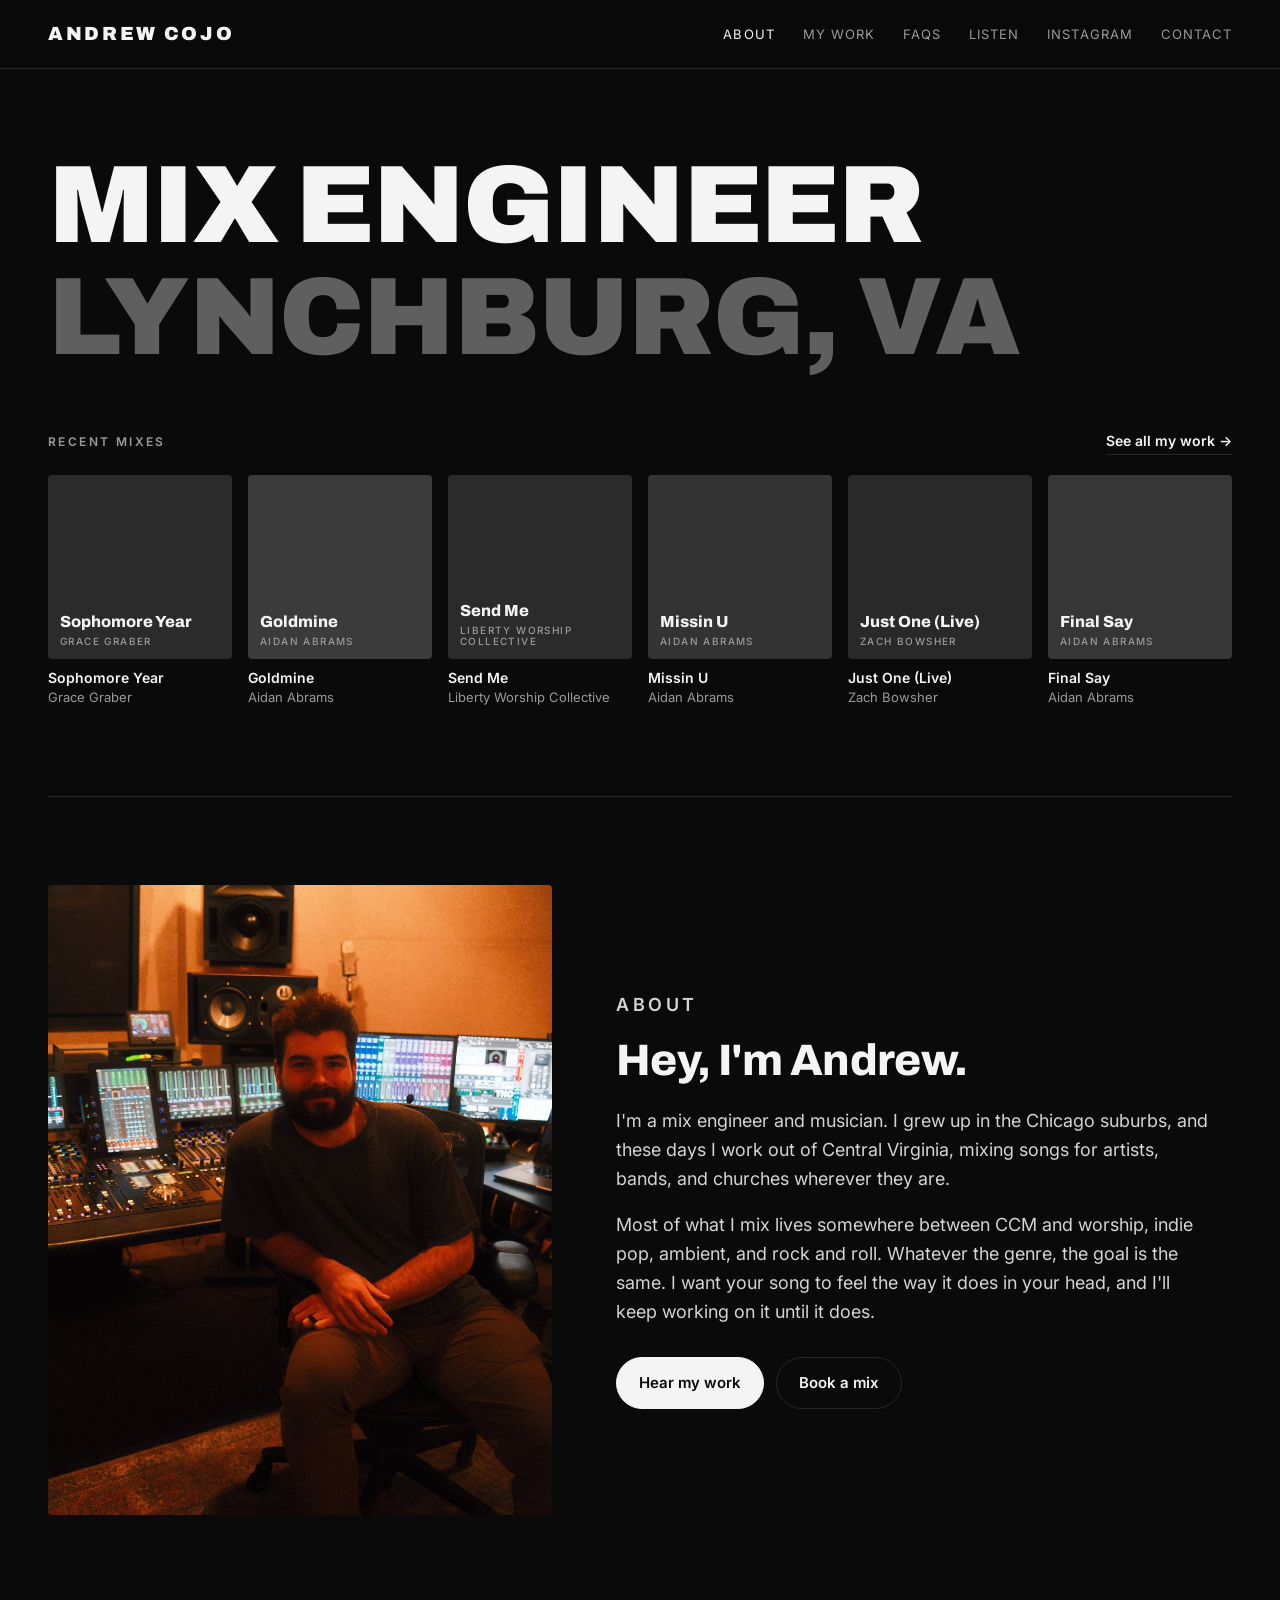
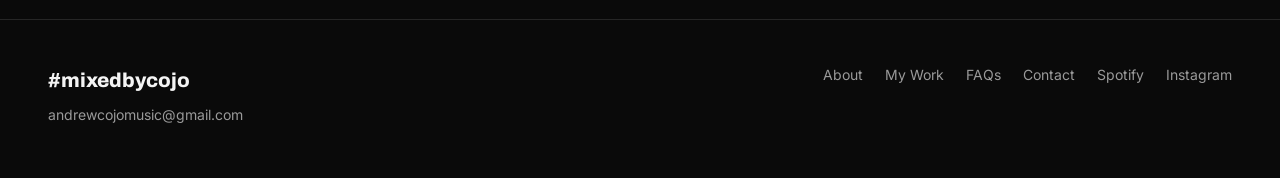
<file: index.html>
<!DOCTYPE html>
<html lang="en">
<head>
<meta charset="utf-8">
<meta name="viewport" content="width=device-width, initial-scale=1">
<title>Andrew Cojo · Mix Engineer, Lynchburg, VA</title>
<meta name="description" content="Andrew Cojo is a mix engineer in Lynchburg, Virginia mixing CCM, worship, indie pop, ambient and rock for artists everywhere.">
<link rel="canonical" href="https://andrewcojo.com/">
<meta property="og:type" content="website">
<meta property="og:site_name" content="Andrew Cojo">
<meta property="og:title" content="Andrew Cojo · Mix Engineer, Lynchburg, VA">
<meta property="og:description" content="Andrew Cojo is a mix engineer in Lynchburg, Virginia mixing CCM, worship, indie pop, ambient and rock for artists everywhere.">
<meta property="og:url" content="https://andrewcojo.com/">
<meta property="og:image" content="https://andrewcojo.com/assets/og-image.jpg">
<meta property="og:image:width" content="1200">
<meta property="og:image:height" content="630">
<meta name="twitter:card" content="summary_large_image">
<meta name="theme-color" content="#0a0a0a">
<link rel="icon" href="favicon.ico" sizes="any">
<link rel="icon" href="assets/favicon-32.png" sizes="32x32" type="image/png">
<link rel="icon" href="assets/favicon-16.png" sizes="16x16" type="image/png">
<link rel="icon" href="assets/favicon.svg" type="image/svg+xml">
<link rel="apple-touch-icon" href="assets/apple-touch-icon.png">
<link rel="preconnect" href="https://fonts.googleapis.com">
<link rel="preconnect" href="https://fonts.gstatic.com" crossorigin>
<link href="https://fonts.googleapis.com/css2?family=Archivo:wght@500;700;800;900&family=Inter:wght@400;500;600&display=swap" rel="stylesheet">
<link rel="stylesheet" href="assets/style.css?v=3">
</head>
<body data-root="">
<a class="skip" href="#main">Skip to Content</a>

<header>
  <div class="wrap bar">
    <a class="logo" href="./">ANDREW COJO</a>
    <button class="menu-btn" aria-expanded="false" aria-controls="nav">Menu</button>
    <nav id="nav" aria-label="Main">
      <ul>
        <li><a href="./" aria-current="page">About</a></li>
        <li><a href="work/">My Work</a></li>
        <li><a href="faqs/">FAQs</a></li>
        <li><a href="https://open.spotify.com/playlist/5nU3I9a7Kb8S5pNXCWQ0wQ" target="_blank" rel="noopener">Listen</a></li>
        <li><a href="https://www.instagram.com/whoisandrewcojo/" target="_blank" rel="noopener">Instagram</a></li>
        <li><a href="contact/">Contact</a></li>
      </ul>
    </nav>
  </div>
</header>

<main id="main">
  <div class="wrap">
    <div class="hero">
      <h1>Mix Engineer<br><span>Lynchburg, VA</span></h1>
    </div>

    <div class="recent">
      <div class="sec-head">
        <p class="eyebrow">Recent mixes</p>
        <a class="textlink" href="work/">See all my work →</a>
      </div>
      <div class="recent-grid" id="recent"></div>
    </div>

    <div class="about-grid">
      <div class="portrait">
        <div class="ph">AC</div>
        <img src="assets/andrew-cojo.jpg" width="1000" height="1250" alt="Andrew Cojo in the studio, seated in front of a mixing console">
      </div>
      <div class="about-copy">
        <p class="eyebrow">About</p>
        <h2>Hey, I'm Andrew.</h2>
        <p>I'm a mix engineer and musician. I grew up in the Chicago suburbs, and these days I work out of Central Virginia, mixing songs for artists, bands, and churches wherever they are.</p>
        <p>Most of what I mix lives somewhere between CCM and worship, indie pop, ambient, and rock and roll. Whatever the genre, the goal is the same. I want your song to feel the way it does in your head, and I'll keep working on it until it does.</p>
        <div class="cta-row">
          <a class="btn solid" href="work/">Hear my work</a>
          <a class="btn ghost" href="contact/">Book a mix</a>
        </div>
      </div>
    </div>
  </div>
</main>

<footer>
  <div class="wrap foot">
    <div>
      <div class="hash">#mixedbycojo</div>
      <div style="margin-top:8px"><a href="mailto:andrewcojomusic@gmail.com?subject=Music%20Inquiry">andrewcojomusic@gmail.com</a></div>
    </div>
    <ul>
      <li><a href="./">About</a></li>
      <li><a href="work/">My Work</a></li>
      <li><a href="faqs/">FAQs</a></li>
      <li><a href="contact/">Contact</a></li>
      <li><a href="https://open.spotify.com/playlist/5nU3I9a7Kb8S5pNXCWQ0wQ" target="_blank" rel="noopener">Spotify</a></li>
      <li><a href="https://www.instagram.com/whoisandrewcojo/" target="_blank" rel="noopener">Instagram</a></li>
    </ul>
  </div>
</footer>
<script src="assets/site.js?v=3" defer></script>
</body>
</html>
</file>
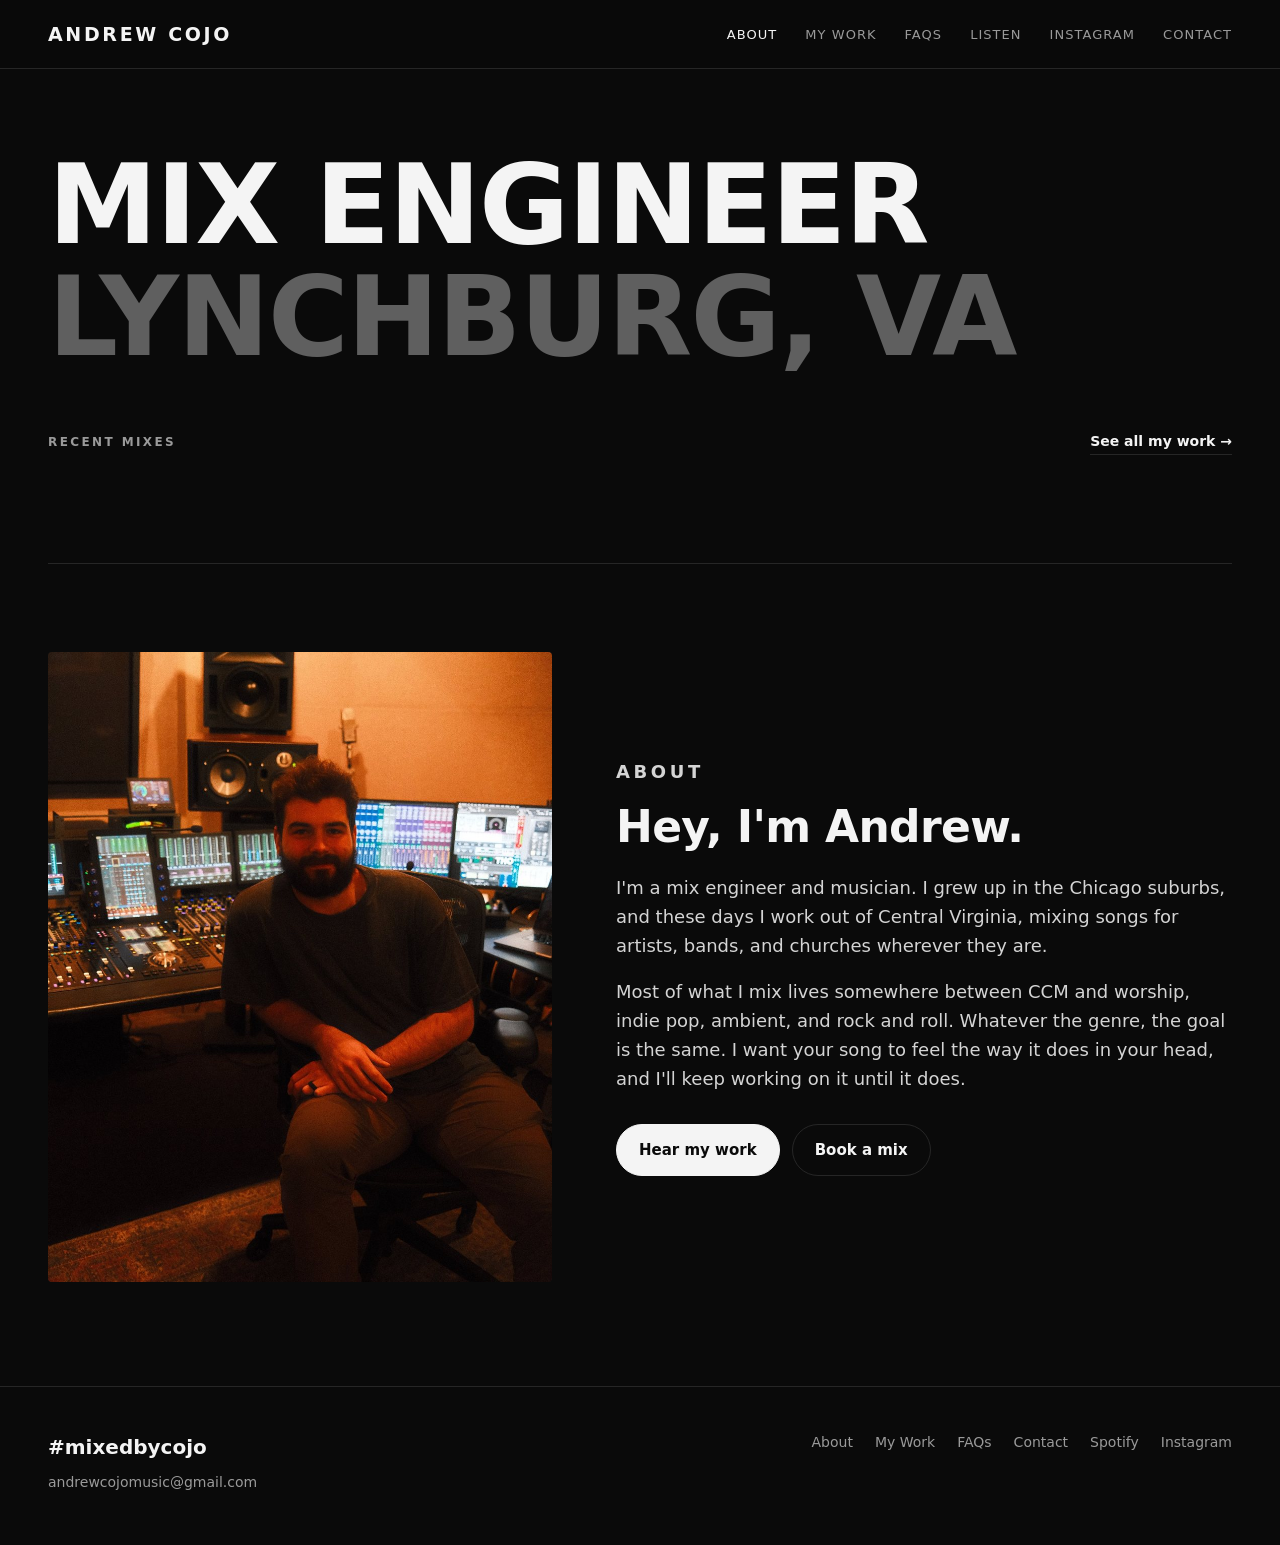
<file: about/index.html>
<!DOCTYPE html><html lang="en"><head><meta charset="utf-8"><title>Andrew Cojo</title>
<meta http-equiv="refresh" content="0; url=../"><link rel="canonical" href="https://andrewcojo.com/"></head>
<body><a href="../">Continue to andrewcojo.com</a></body></html>
</file>
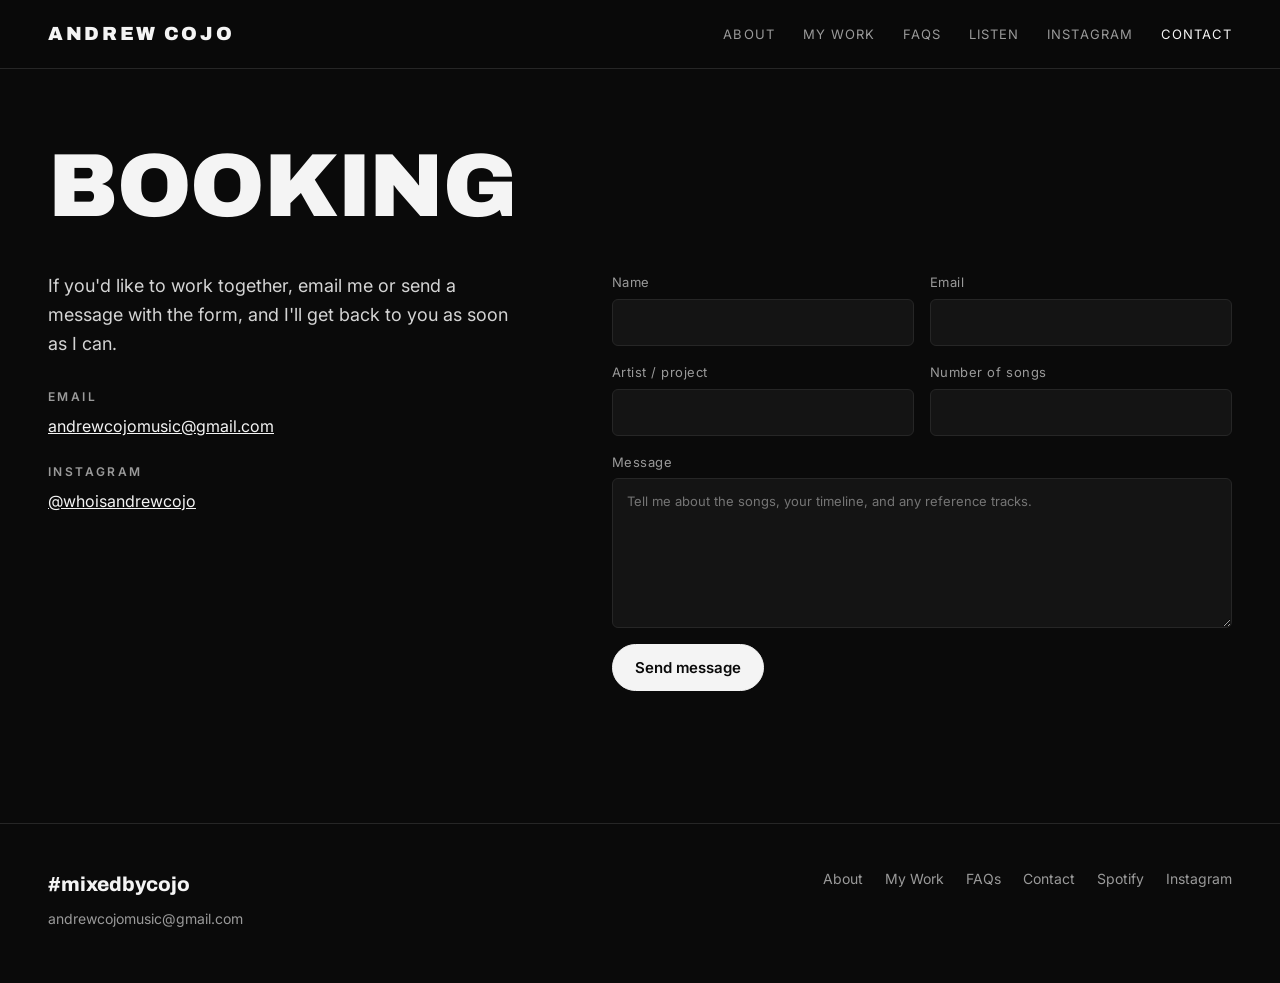
<file: contact/index.html>
<!DOCTYPE html>
<html lang="en">
<head>
<meta charset="utf-8">
<meta name="viewport" content="width=device-width, initial-scale=1">
<title>Contact · Andrew Cojo</title>
<meta name="description" content="Book a mix with Andrew Cojo.">
<link rel="canonical" href="https://andrewcojo.com/contact/">
<meta property="og:type" content="website">
<meta property="og:site_name" content="Andrew Cojo">
<meta property="og:title" content="Contact · Andrew Cojo">
<meta property="og:description" content="Book a mix with Andrew Cojo.">
<meta property="og:url" content="https://andrewcojo.com/contact/">
<meta property="og:image" content="https://andrewcojo.com/assets/og-image.jpg">
<meta property="og:image:width" content="1200">
<meta property="og:image:height" content="630">
<meta name="twitter:card" content="summary_large_image">
<meta name="theme-color" content="#0a0a0a">
<link rel="icon" href="../favicon.ico" sizes="any">
<link rel="icon" href="../assets/favicon-32.png" sizes="32x32" type="image/png">
<link rel="icon" href="../assets/favicon-16.png" sizes="16x16" type="image/png">
<link rel="icon" href="../assets/favicon.svg" type="image/svg+xml">
<link rel="apple-touch-icon" href="../assets/apple-touch-icon.png">
<link rel="preconnect" href="https://fonts.googleapis.com">
<link rel="preconnect" href="https://fonts.gstatic.com" crossorigin>
<link href="https://fonts.googleapis.com/css2?family=Archivo:wght@500;700;800;900&family=Inter:wght@400;500;600&display=swap" rel="stylesheet">
<link rel="stylesheet" href="../assets/style.css?v=3">
</head>
<body data-root="../">
<a class="skip" href="#main">Skip to Content</a>

<header>
  <div class="wrap bar">
    <a class="logo" href="../">ANDREW COJO</a>
    <button class="menu-btn" aria-expanded="false" aria-controls="nav">Menu</button>
    <nav id="nav" aria-label="Main">
      <ul>
        <li><a href="../">About</a></li>
        <li><a href="../work/">My Work</a></li>
        <li><a href="../faqs/">FAQs</a></li>
        <li><a href="https://open.spotify.com/playlist/5nU3I9a7Kb8S5pNXCWQ0wQ" target="_blank" rel="noopener">Listen</a></li>
        <li><a href="https://www.instagram.com/whoisandrewcojo/" target="_blank" rel="noopener">Instagram</a></li>
        <li><a href="../contact/" aria-current="page">Contact</a></li>
      </ul>
    </nav>
  </div>
</header>

<main id="main">
  <div class="wrap">
    <div class="page-head"><h1>Booking</h1></div>
    <div class="contact-grid">
      <div>
        <p>If you'd like to work together, email me or send a message with the form, and I'll get back to you as soon as I can.</p>
        <div class="direct">
          <span class="eyebrow">Email</span>
          <a href="mailto:andrewcojomusic@gmail.com?subject=Music%20Inquiry">andrewcojomusic@gmail.com</a>
          <span class="eyebrow" style="margin-top:14px">Instagram</span>
          <a href="https://www.instagram.com/whoisandrewcojo/" target="_blank" rel="noopener">@whoisandrewcojo</a>
        </div>
      </div>
      <form id="contactForm" action="https://formspree.io/f/xzeewnqz" method="POST" novalidate>
        <div class="row2">
          <label>Name<input name="name" required autocomplete="name"></label>
          <label>Email<input name="email" type="email" required autocomplete="email"></label>
        </div>
        <div class="row2">
          <label>Artist / project<input name="project"></label>
          <label>Number of songs<input name="songs" type="number" min="1"></label>
        </div>
        <label>Message<textarea name="message" required placeholder="Tell me about the songs, your timeline, and any reference tracks."></textarea></label>
        <input type="hidden" name="_subject" value="Music Inquiry">
        <input type="text" name="_gotcha" class="hp" tabindex="-1" autocomplete="off" aria-hidden="true">
        <div><button class="btn solid" type="submit">Send message</button></div>
        <p class="form-msg" id="formMsg" role="status"></p>
      </form>
    </div>
  </div>
</main>

<footer>
  <div class="wrap foot">
    <div>
      <div class="hash">#mixedbycojo</div>
      <div style="margin-top:8px"><a href="mailto:andrewcojomusic@gmail.com?subject=Music%20Inquiry">andrewcojomusic@gmail.com</a></div>
    </div>
    <ul>
      <li><a href="../">About</a></li>
      <li><a href="../work/">My Work</a></li>
      <li><a href="../faqs/">FAQs</a></li>
      <li><a href="../contact/">Contact</a></li>
      <li><a href="https://open.spotify.com/playlist/5nU3I9a7Kb8S5pNXCWQ0wQ" target="_blank" rel="noopener">Spotify</a></li>
      <li><a href="https://www.instagram.com/whoisandrewcojo/" target="_blank" rel="noopener">Instagram</a></li>
    </ul>
  </div>
</footer>
<script src="../assets/site.js?v=3" defer></script>
</body>
</html>
</file>
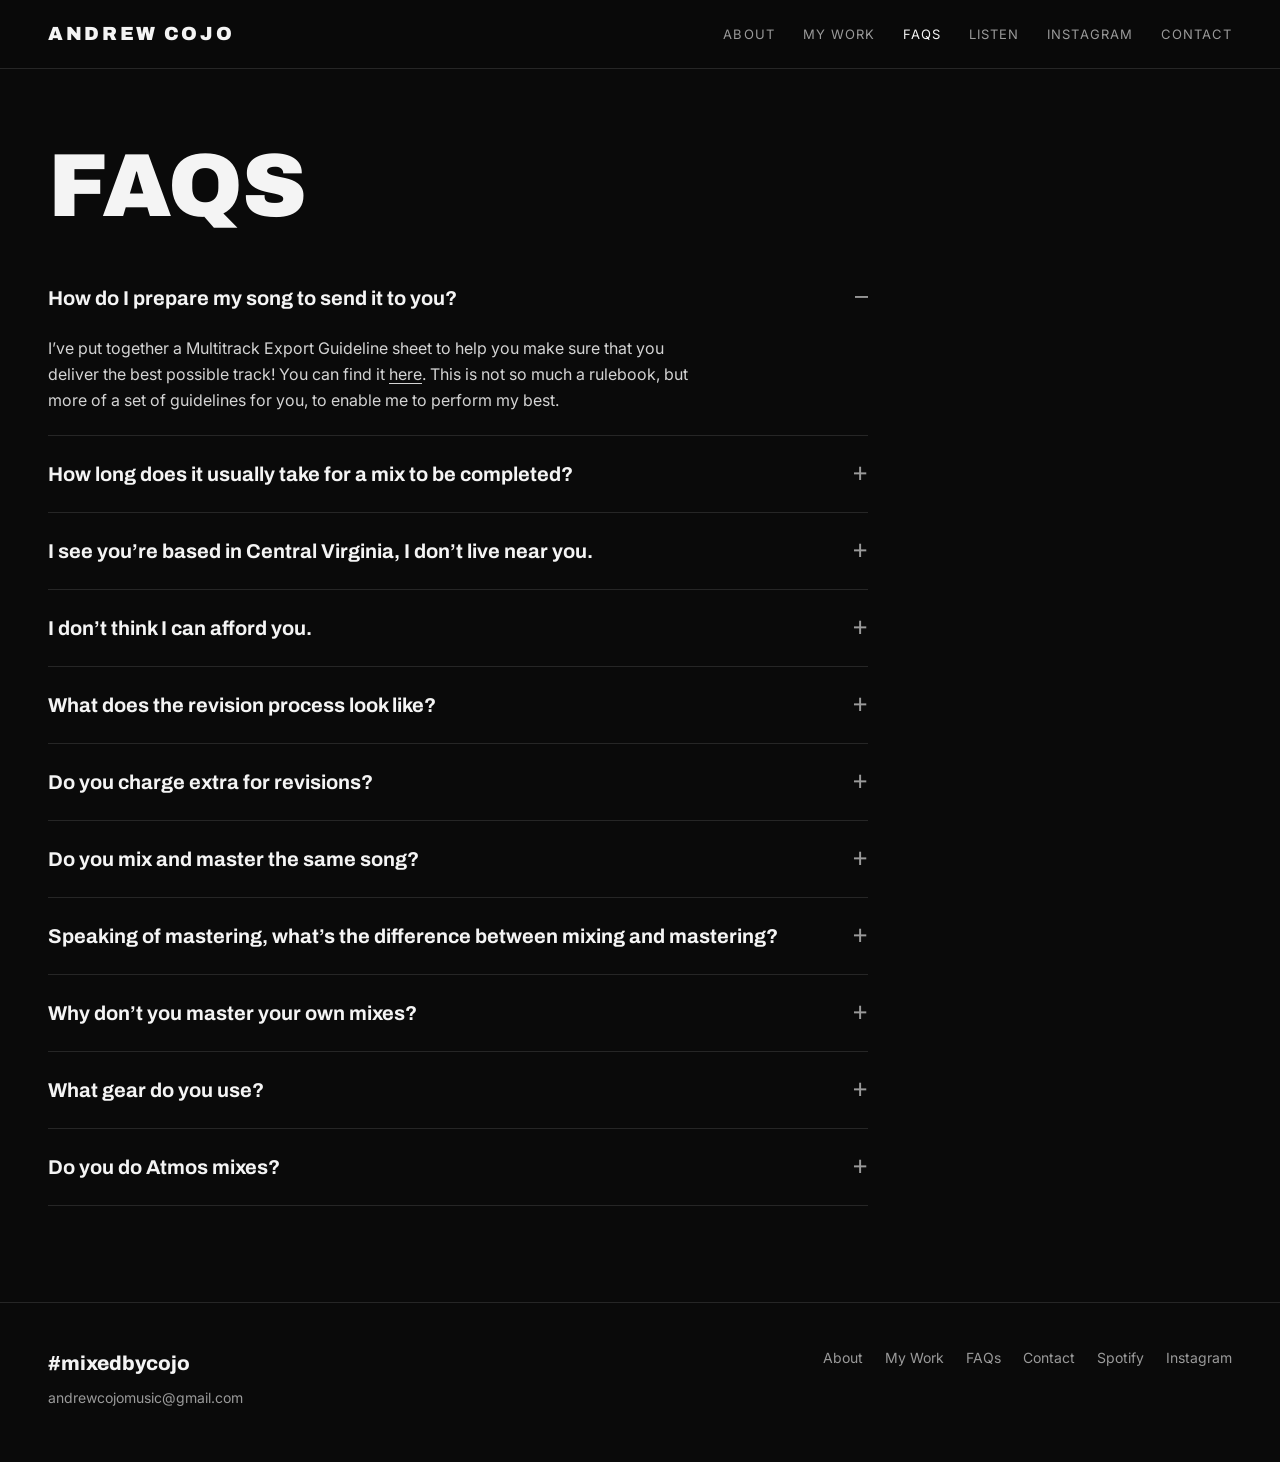
<file: faqs/index.html>
<!DOCTYPE html>
<html lang="en">
<head>
<meta charset="utf-8">
<meta name="viewport" content="width=device-width, initial-scale=1">
<title>FAQs · Andrew Cojo</title>
<meta name="description" content="How mixing with Andrew Cojo works: prep, turnaround, remote sessions, revisions, mastering and gear.">
<link rel="canonical" href="https://andrewcojo.com/faqs/">
<meta property="og:type" content="website">
<meta property="og:site_name" content="Andrew Cojo">
<meta property="og:title" content="FAQs · Andrew Cojo">
<meta property="og:description" content="How mixing with Andrew Cojo works: prep, turnaround, remote sessions, revisions, mastering and gear.">
<meta property="og:url" content="https://andrewcojo.com/faqs/">
<meta property="og:image" content="https://andrewcojo.com/assets/og-image.jpg">
<meta property="og:image:width" content="1200">
<meta property="og:image:height" content="630">
<meta name="twitter:card" content="summary_large_image">
<meta name="theme-color" content="#0a0a0a">
<link rel="icon" href="../favicon.ico" sizes="any">
<link rel="icon" href="../assets/favicon-32.png" sizes="32x32" type="image/png">
<link rel="icon" href="../assets/favicon-16.png" sizes="16x16" type="image/png">
<link rel="icon" href="../assets/favicon.svg" type="image/svg+xml">
<link rel="apple-touch-icon" href="../assets/apple-touch-icon.png">
<link rel="preconnect" href="https://fonts.googleapis.com">
<link rel="preconnect" href="https://fonts.gstatic.com" crossorigin>
<link href="https://fonts.googleapis.com/css2?family=Archivo:wght@500;700;800;900&family=Inter:wght@400;500;600&display=swap" rel="stylesheet">
<link rel="stylesheet" href="../assets/style.css?v=3">
</head>
<body data-root="../">
<a class="skip" href="#main">Skip to Content</a>

<header>
  <div class="wrap bar">
    <a class="logo" href="../">ANDREW COJO</a>
    <button class="menu-btn" aria-expanded="false" aria-controls="nav">Menu</button>
    <nav id="nav" aria-label="Main">
      <ul>
        <li><a href="../">About</a></li>
        <li><a href="../work/">My Work</a></li>
        <li><a href="../faqs/" aria-current="page">FAQs</a></li>
        <li><a href="https://open.spotify.com/playlist/5nU3I9a7Kb8S5pNXCWQ0wQ" target="_blank" rel="noopener">Listen</a></li>
        <li><a href="https://www.instagram.com/whoisandrewcojo/" target="_blank" rel="noopener">Instagram</a></li>
        <li><a href="../contact/">Contact</a></li>
      </ul>
    </nav>
  </div>
</header>

<main id="main">
  <div class="wrap">
    <div class="page-head"><h1>FAQs</h1></div>
    <div class="faq">
      <details open><summary>How do I prepare my song to send it to you?</summary><p>I’ve put together a Multitrack Export Guideline sheet to help you make sure that you deliver the best possible track! You can find it <a href="../multitrack-export-guidelines/">here</a>. This is not so much a rulebook, but more of a set of guidelines for you, to enable me to perform my best.</p></details>
      <details><summary>How long does it usually take for a mix to be completed?</summary><p>It depends! Some arrangements will lend themselves to a quicker mix that I could have done in as quickly as a day. Some arrangements could take maybe 4 or 5 days. It all depends. I also understand that sometimes there are important deadlines with fast turnaround times, and I’m willing to work with you on that, just let me know ahead of time!</p></details>
      <details><summary>I see you’re based in Central Virginia, I don’t live near you.</summary><p>That’s ok! Even though I’m in Lynchburg, I can still work remote. Before we get started with the mix process, we can set up a phone call or a Zoom call if you like, to talk through all the details. Then, you can send me your files to mix over Dropbox, or WeTransfer, or Google Drive - anything works as long as it’s high quality. We can even do revisions over Zoom!</p></details>
      <details><summary>I don’t think I can afford you.</summary><p>I wouldn’t be so sure about that! Go ahead and send me an email through the contact page and we can chat.</p></details>
      <details><summary>What does the revision process look like?</summary><p>Once I send you the first mix, the next step is revisions! Feel free to point out the things that you like about the mix, and the things you’d like me to change. I work until YOU’RE happy, so don’t hesitate to be picky. After all, it’s your art we’re talking about. Once we’re close to wrapping, we can do a Zoom call if you’d like, and I’ll share the audio from my session with you in real-time so you can be 100% sure that you’re happy with what you’re hearing.</p></details>
      <details><summary>Do you charge extra for revisions?</summary><p>Nope. Never.</p></details>
      <details><summary>Do you mix and master the same song?</summary><p>I prefer not to. If you aren’t sure who you’d like to have master your song, I’d be happy to connect you with a handful of different mastering engineers that I prefer to work with.</p></details>
      <details><summary>Speaking of mastering, what’s the difference between mixing and mastering?</summary><p>Mixing is taking all the individual elements of a song and putting them together to create the most balanced, cohesive, and competitive mix possible. Mastering simply takes the mix and brings it across the finish line. The mastering engineer is typically the last person to work on the song before it is released. They will “sign off” on a mix after they’ve done their work, basically saying that it’s finished and ready to be released.</p></details>
      <details><summary>Why don’t you master your own mixes?</summary><p>I prefer not to master my own mixes because I want to always do what’s best for a song, and when my job is done as a mixer, that means it’s time to take my hands off and let the mastering engineer work their magic!</p></details>
      <details><summary>What gear do you use?</summary><p>I monitor through Focal Trio 6’s, with matching subs. My conversion is through an Avid MTRX. I mix 100% in the box and I have way too many plug-ins to keep count of (Waves, UAD, Plugin Alliance, FabFilter, iZotope, Slate, Soundtoys, Softube, Valhalla, Arturia, Klanghelm, oeksound, Sonnox, and many more). Seriously. Way too many.</p></details>
      <details><summary>Do you do Atmos mixes?</summary><p>I don’t currently offer Atmos mixes. However, I am in the process of working on an Atmos rig that I can mix in. In the meantime, I am more than happy to print stems/multitracks for you to have your track optimized for Atmos by an engineer that offers Atmos!</p></details>
    </div>
  </div>
</main>

<footer>
  <div class="wrap foot">
    <div>
      <div class="hash">#mixedbycojo</div>
      <div style="margin-top:8px"><a href="mailto:andrewcojomusic@gmail.com?subject=Music%20Inquiry">andrewcojomusic@gmail.com</a></div>
    </div>
    <ul>
      <li><a href="../">About</a></li>
      <li><a href="../work/">My Work</a></li>
      <li><a href="../faqs/">FAQs</a></li>
      <li><a href="../contact/">Contact</a></li>
      <li><a href="https://open.spotify.com/playlist/5nU3I9a7Kb8S5pNXCWQ0wQ" target="_blank" rel="noopener">Spotify</a></li>
      <li><a href="https://www.instagram.com/whoisandrewcojo/" target="_blank" rel="noopener">Instagram</a></li>
    </ul>
  </div>
</footer>
<script src="../assets/site.js?v=3" defer></script>
</body>
</html>
</file>
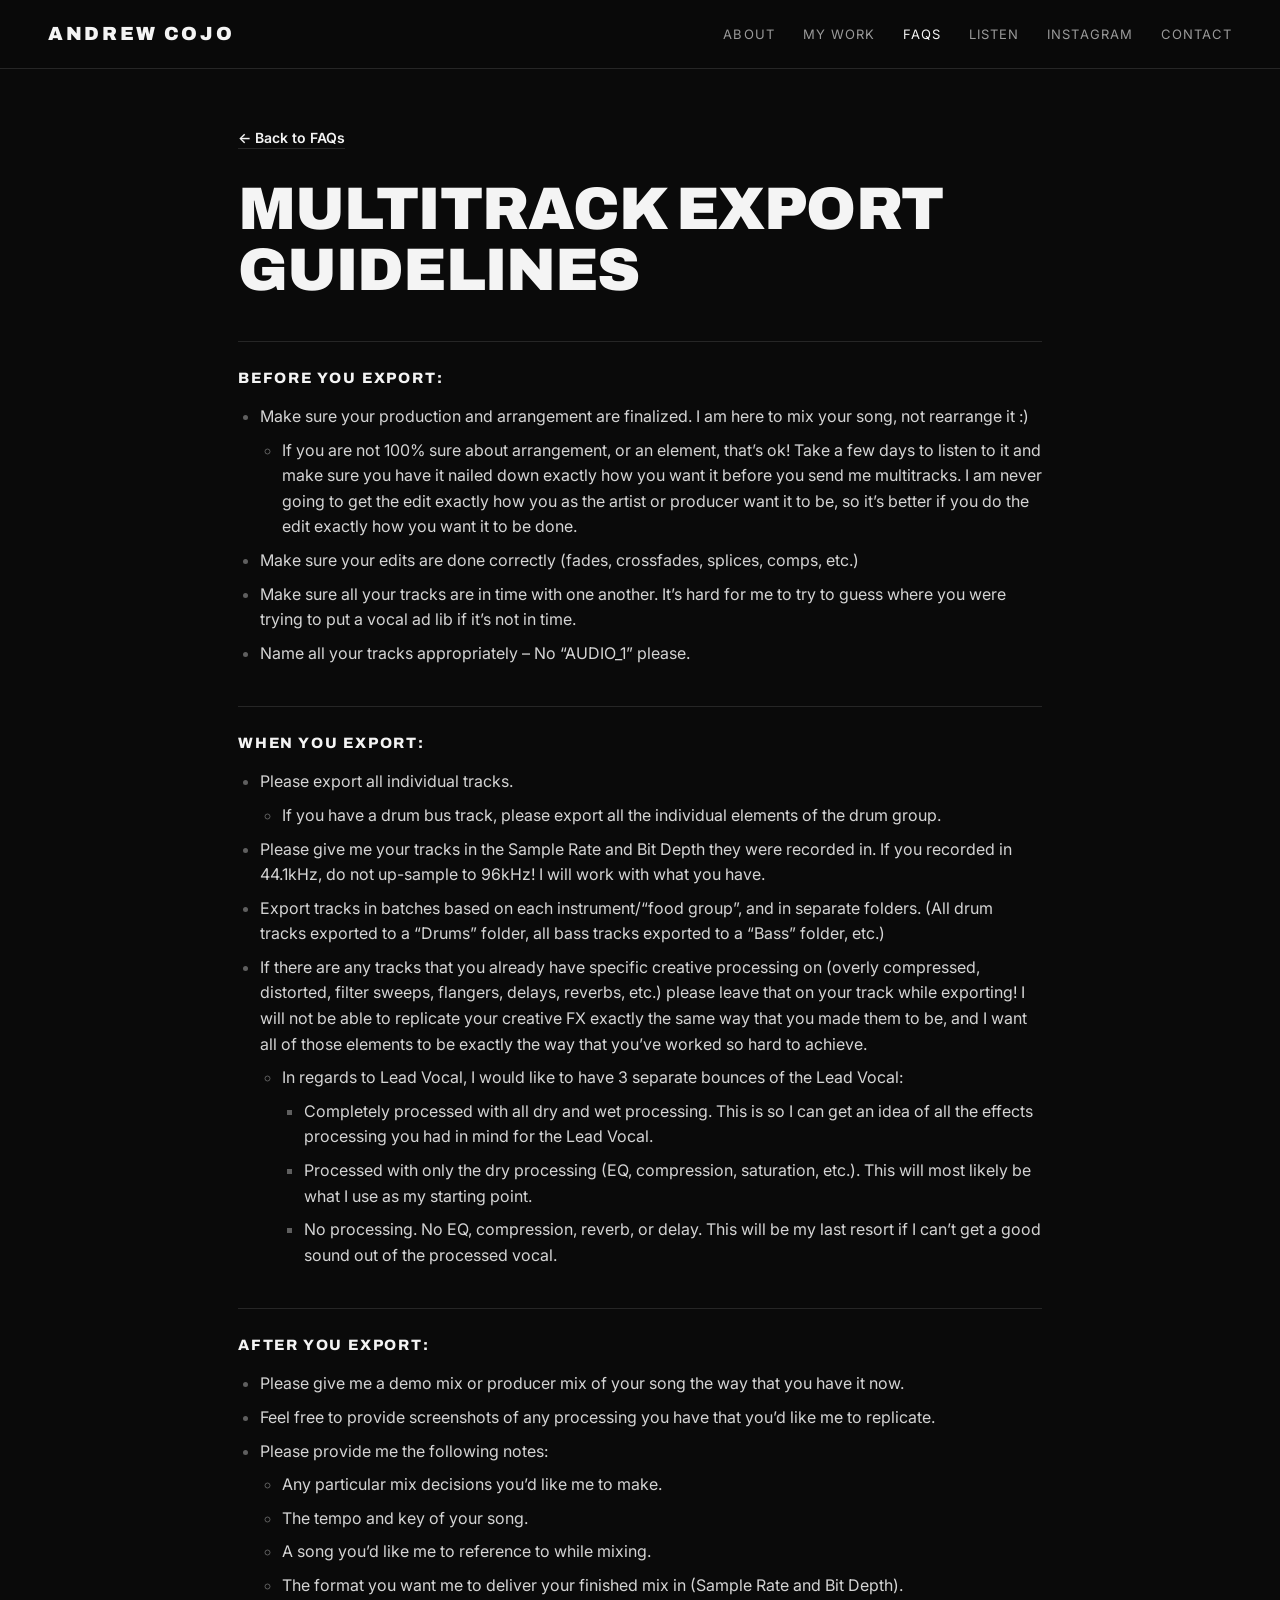
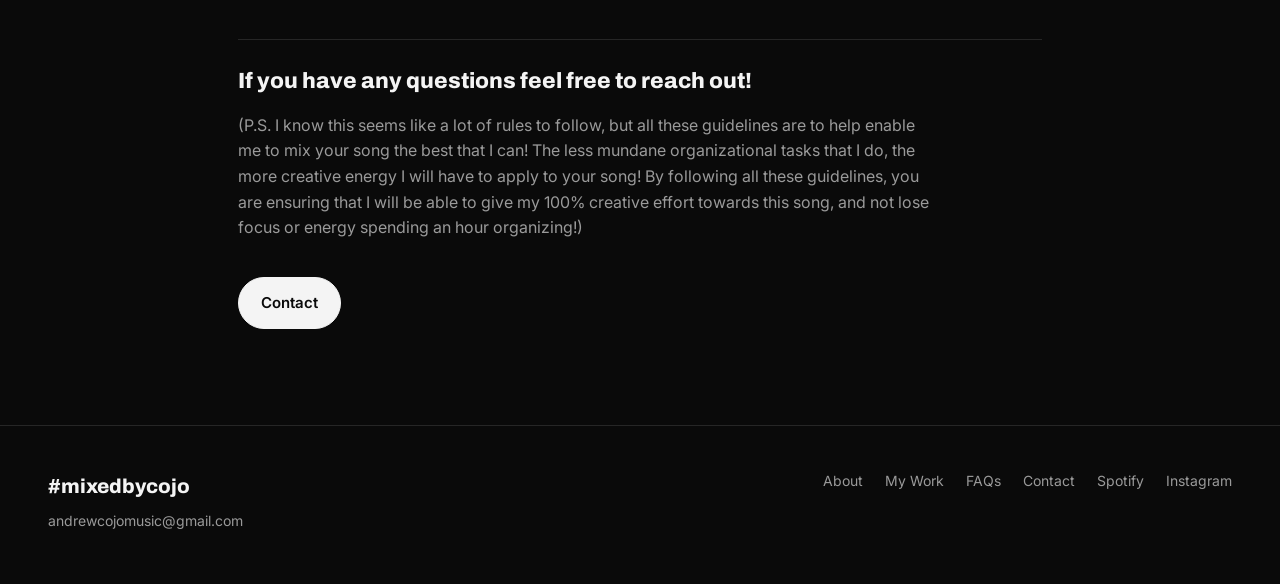
<file: multitrack-export-guidelines/index.html>
<!DOCTYPE html>
<html lang="en">
<head>
<meta charset="utf-8">
<meta name="viewport" content="width=device-width, initial-scale=1">
<title>Multitrack Export Guidelines · Andrew Cojo</title>
<meta name="description" content="How to prepare and export your multitracks before sending them to Andrew Cojo for mixing.">
<link rel="canonical" href="https://andrewcojo.com/multitrack-export-guidelines/">
<meta property="og:type" content="website">
<meta property="og:site_name" content="Andrew Cojo">
<meta property="og:title" content="Multitrack Export Guidelines · Andrew Cojo">
<meta property="og:description" content="How to prepare and export your multitracks before sending them to Andrew Cojo for mixing.">
<meta property="og:url" content="https://andrewcojo.com/multitrack-export-guidelines/">
<meta property="og:image" content="https://andrewcojo.com/assets/og-image.jpg">
<meta property="og:image:width" content="1200">
<meta property="og:image:height" content="630">
<meta name="twitter:card" content="summary_large_image">
<meta name="theme-color" content="#0a0a0a">
<link rel="icon" href="../favicon.ico" sizes="any">
<link rel="icon" href="../assets/favicon-32.png" sizes="32x32" type="image/png">
<link rel="icon" href="../assets/favicon-16.png" sizes="16x16" type="image/png">
<link rel="icon" href="../assets/favicon.svg" type="image/svg+xml">
<link rel="apple-touch-icon" href="../assets/apple-touch-icon.png">
<link rel="preconnect" href="https://fonts.googleapis.com">
<link rel="preconnect" href="https://fonts.gstatic.com" crossorigin>
<link href="https://fonts.googleapis.com/css2?family=Archivo:wght@500;700;800;900&family=Inter:wght@400;500;600&display=swap" rel="stylesheet">
<link rel="stylesheet" href="../assets/style.css?v=3">
</head>
<body data-root="../">
<a class="skip" href="#main">Skip to Content</a>

<header>
  <div class="wrap bar">
    <a class="logo" href="../">ANDREW COJO</a>
    <button class="menu-btn" aria-expanded="false" aria-controls="nav">Menu</button>
    <nav id="nav" aria-label="Main">
      <ul>
        <li><a href="../">About</a></li>
        <li><a href="../work/">My Work</a></li>
        <li><a href="../faqs/" aria-current="page">FAQs</a></li>
        <li><a href="https://open.spotify.com/playlist/5nU3I9a7Kb8S5pNXCWQ0wQ" target="_blank" rel="noopener">Listen</a></li>
        <li><a href="https://www.instagram.com/whoisandrewcojo/" target="_blank" rel="noopener">Instagram</a></li>
        <li><a href="../contact/">Contact</a></li>
      </ul>
    </nav>
  </div>
</header>

<main id="main">
  <div class="wrap guide">
    <p class="back"><a class="textlink" href="../faqs/">← Back to FAQs</a></p>
    <h1>Multitrack Export Guidelines</h1>
    <h4>BEFORE YOU EXPORT:</h4>
    <ul><li><p>Make sure your production and arrangement are finalized. I am here to mix your song, not rearrange it :)</p><ul><li><p>If you are not 100% sure about arrangement, or an element, that’s ok! Take a few days to listen to it and make sure you have it nailed down exactly how you want it before you send me multitracks. I am never going to get the edit exactly how you as the artist or producer want it to be, so it’s better if you do the edit exactly how you want it to be done.</p></li></ul></li><li><p>Make sure your edits are done correctly (fades, crossfades, splices, comps, etc.)</p></li><li><p>Make sure all your tracks are in time with one another. It’s hard for me to try to guess where you were trying to put a vocal ad lib if it’s not in time.</p></li><li><p>Name all your tracks appropriately – No “AUDIO_1” please.</p></li></ul>
    <h4>WHEN YOU EXPORT:</h4>
    <ul><li><p>Please export all individual tracks.</p><ul><li><p>If you have a drum bus track, please export all the individual elements of the drum group.</p></li></ul></li><li><p>Please give me your tracks in the Sample Rate and Bit Depth they were recorded in. If you recorded in 44.1kHz, do not up-sample to 96kHz! I will work with what you have.</p></li><li><p>Export tracks in batches based on each instrument/“food group”, and in separate folders. (All drum tracks exported to a “Drums” folder, all bass tracks exported to a “Bass” folder, etc.)</p></li><li><p>If there are any tracks that you already have specific creative processing on (overly compressed, distorted, filter sweeps, flangers, delays, reverbs, etc.) please leave that on your track while exporting! I will not be able to replicate your creative FX exactly the same way that you made them to be, and I want all of those elements to be exactly the way that you’ve worked so hard to achieve.</p><ul><li><p>In regards to Lead Vocal, I would like to have 3 separate bounces of the Lead Vocal:</p><ul><li><p>Completely processed with all dry and wet processing. This is so I can get an idea of all the effects processing you had in mind for the Lead Vocal.</p></li><li><p>Processed with only the dry processing (EQ, compression, saturation, etc.). This will most likely be what I use as my starting point.</p></li><li><p>No processing. No EQ, compression, reverb, or delay. This will be my last resort if I can’t get a good sound out of the processed vocal.</p></li></ul></li></ul></li></ul>
    <h4>AFTER YOU EXPORT:</h4>
    <ul><li><p>Please give me a demo mix or producer mix of your song the way that you have it now.</p></li><li><p>Feel free to provide screenshots of any processing you have that you’d like me to replicate.</p></li><li><p>Please provide me the following notes:</p><ul><li><p>Any particular mix decisions you’d like me to make.</p></li><li><p>The tempo and key of your song.</p></li><li><p>A song you’d like me to reference to while mixing.</p></li><li><p>The format you want me to deliver your finished mix in (Sample Rate and Bit Depth).</p></li></ul></li></ul>
    <h4 class="closing">If you have any questions feel free to reach out!</h4>
    <p class="ps">(P.S. I know this seems like a lot of rules to follow, but all these guidelines are to help enable me to mix your song the best that I can! The less mundane organizational tasks that I do, the more creative energy I will have to apply to your song! By following all these guidelines, you are ensuring that I will be able to give my 100% creative effort towards this song, and not lose focus or energy spending an hour organizing!)</p>
    <div class="cta-row" style="margin-top:36px"><a class="btn solid" href="../contact/">Contact</a></div>
  </div>
</main>

<footer>
  <div class="wrap foot">
    <div>
      <div class="hash">#mixedbycojo</div>
      <div style="margin-top:8px"><a href="mailto:andrewcojomusic@gmail.com?subject=Music%20Inquiry">andrewcojomusic@gmail.com</a></div>
    </div>
    <ul>
      <li><a href="../">About</a></li>
      <li><a href="../work/">My Work</a></li>
      <li><a href="../faqs/">FAQs</a></li>
      <li><a href="../contact/">Contact</a></li>
      <li><a href="https://open.spotify.com/playlist/5nU3I9a7Kb8S5pNXCWQ0wQ" target="_blank" rel="noopener">Spotify</a></li>
      <li><a href="https://www.instagram.com/whoisandrewcojo/" target="_blank" rel="noopener">Instagram</a></li>
    </ul>
  </div>
</footer>
<script src="../assets/site.js?v=3" defer></script>
</body>
</html>
</file>
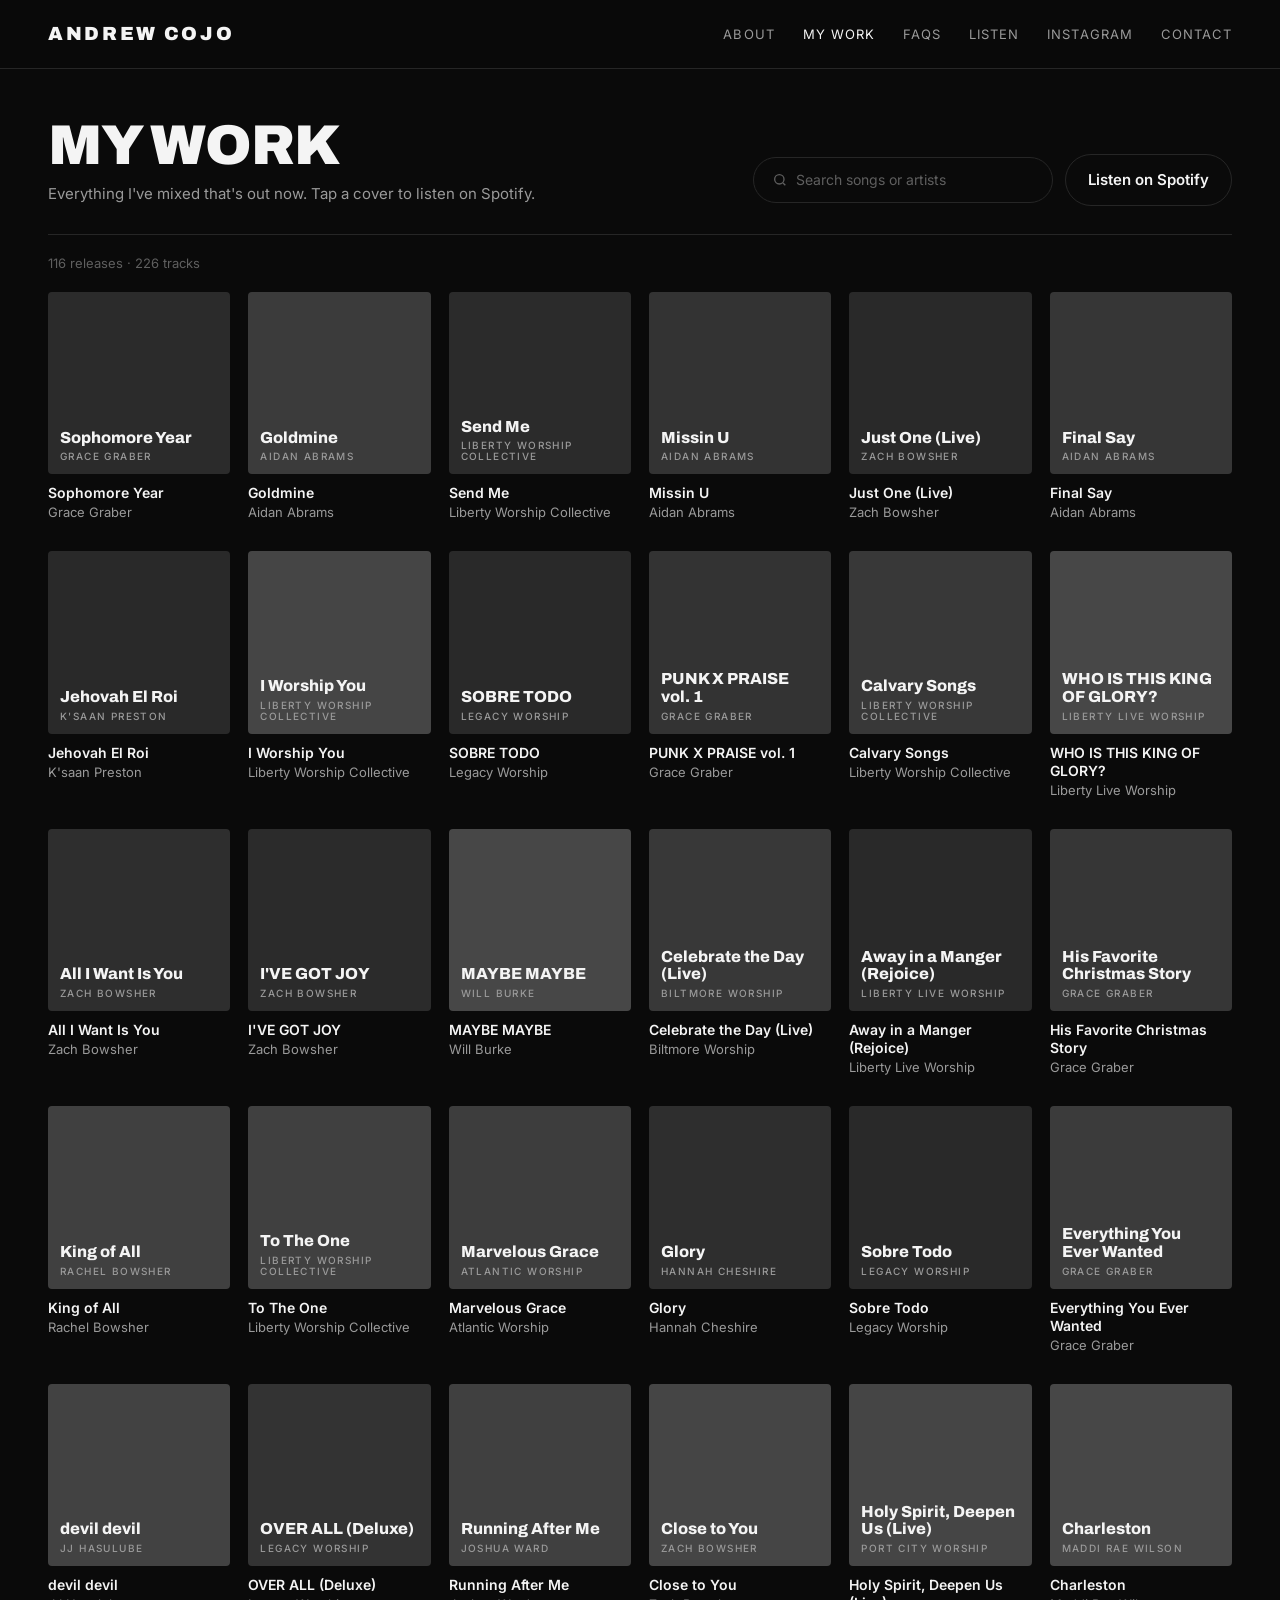
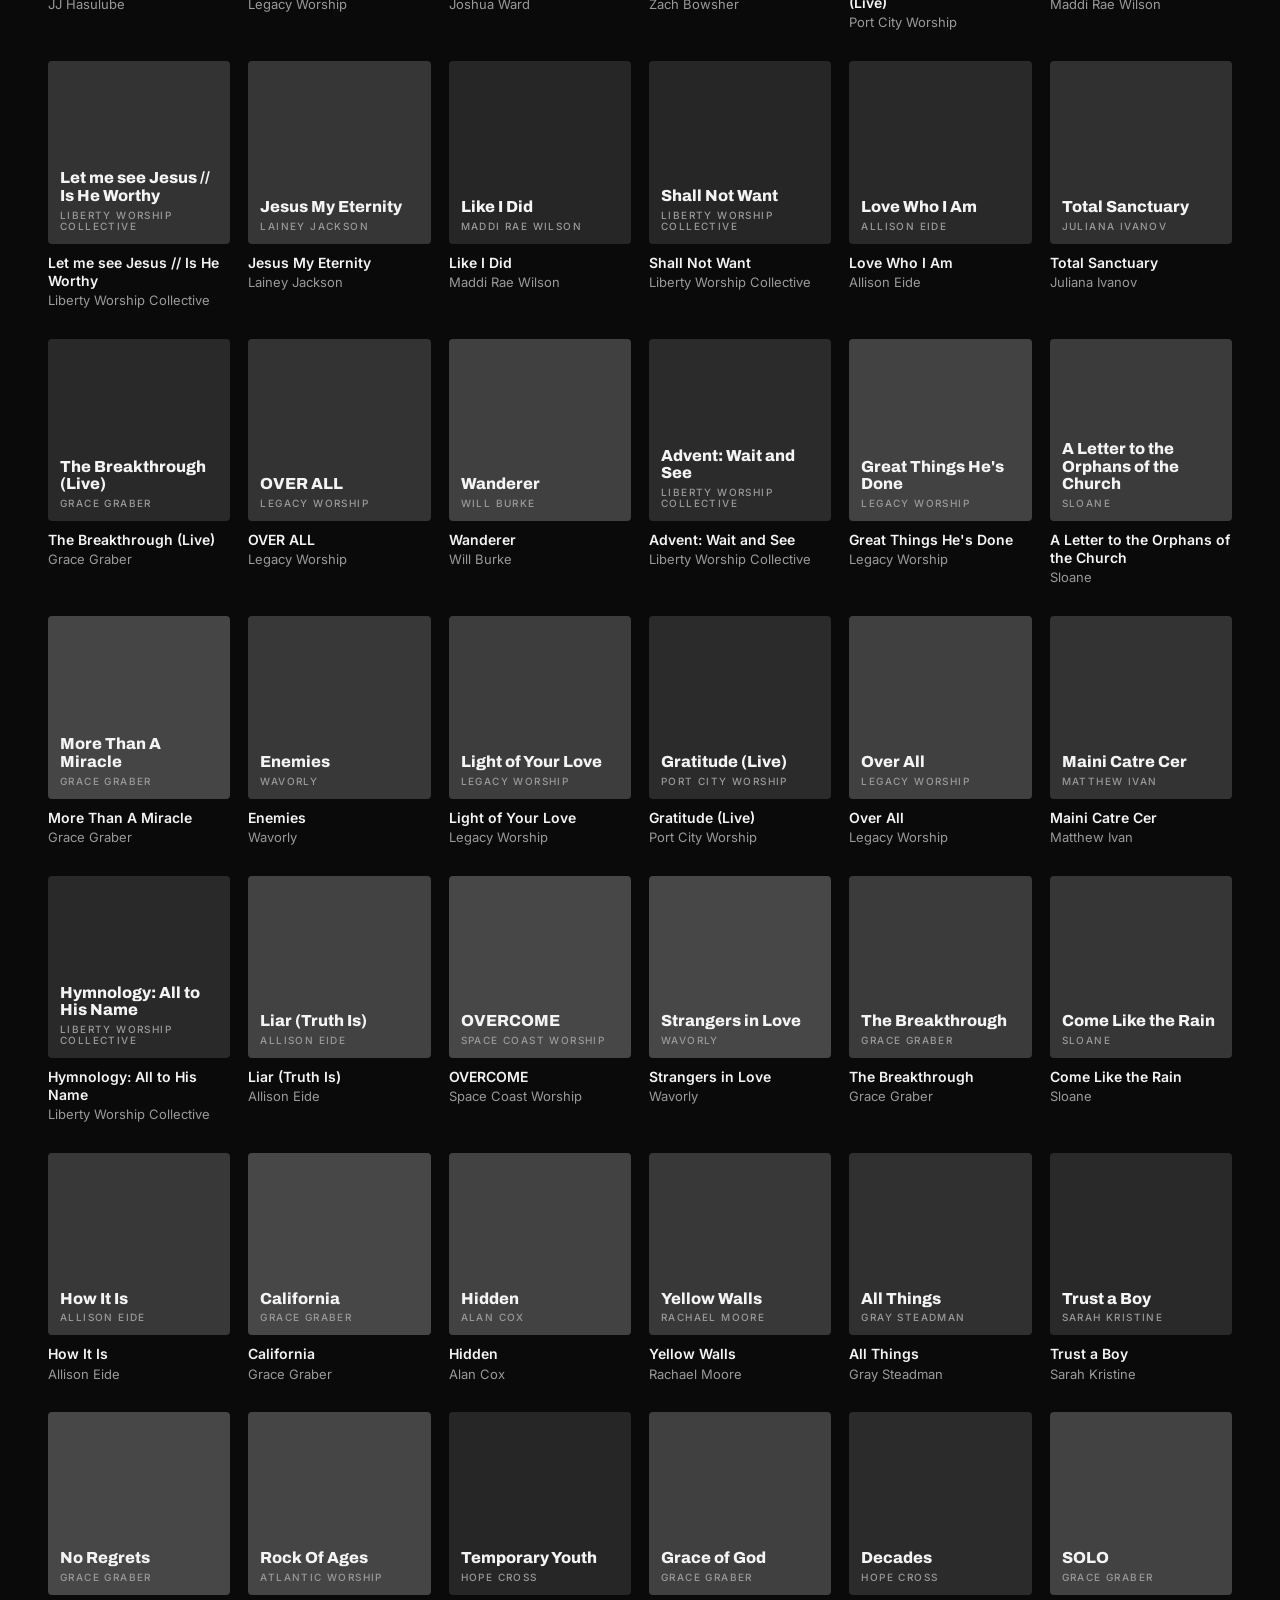
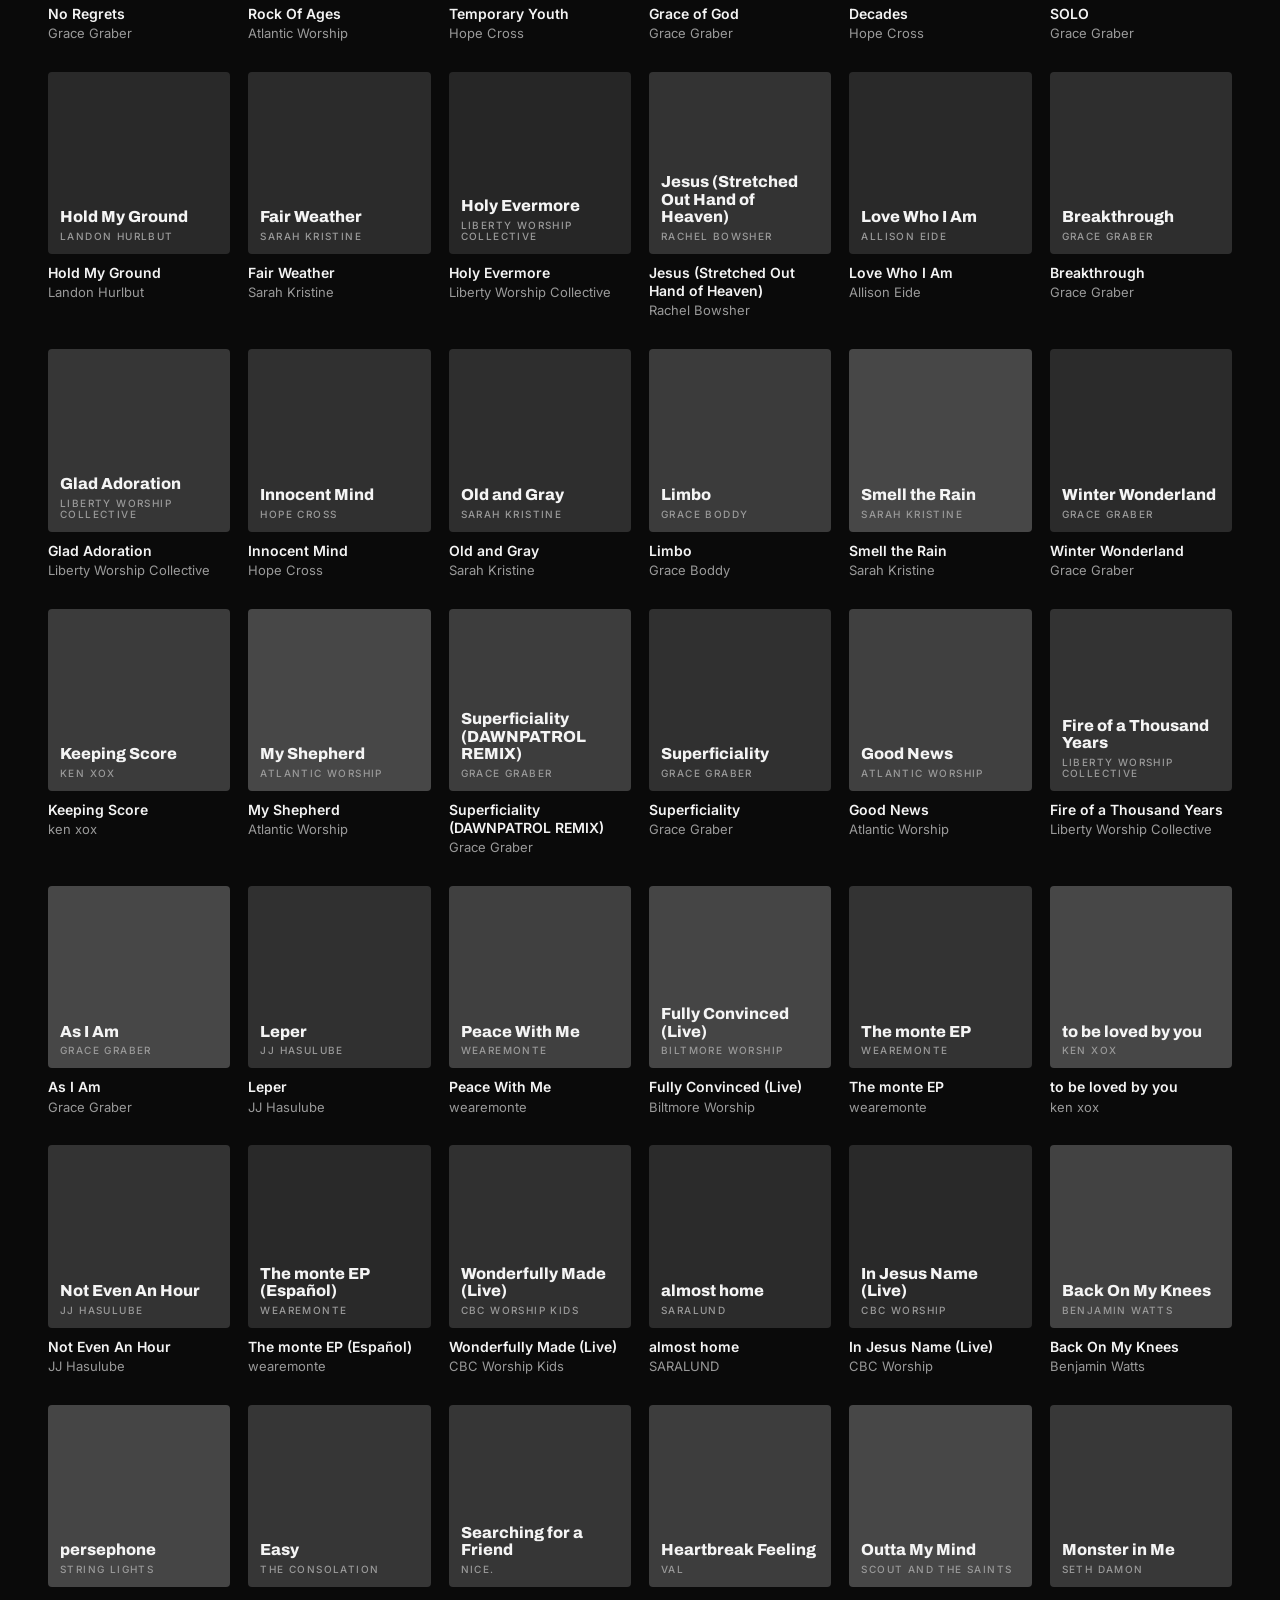
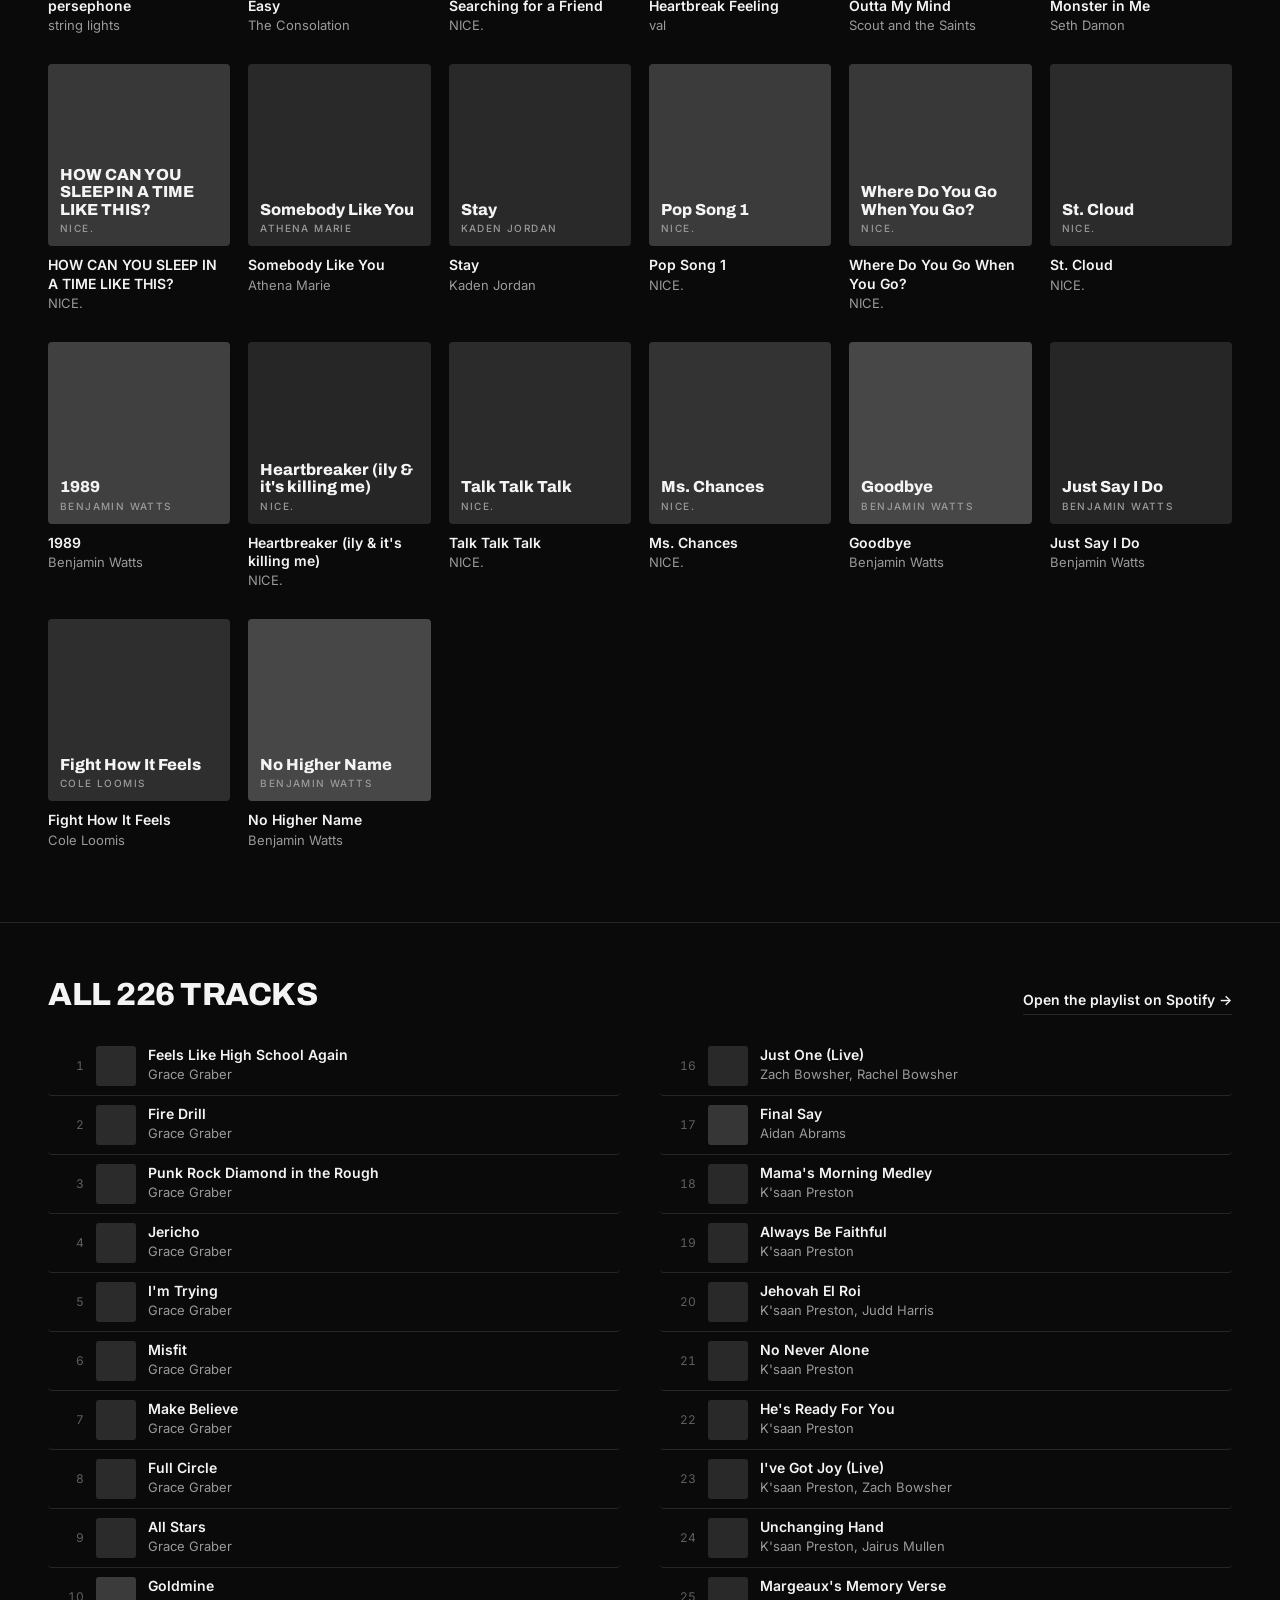
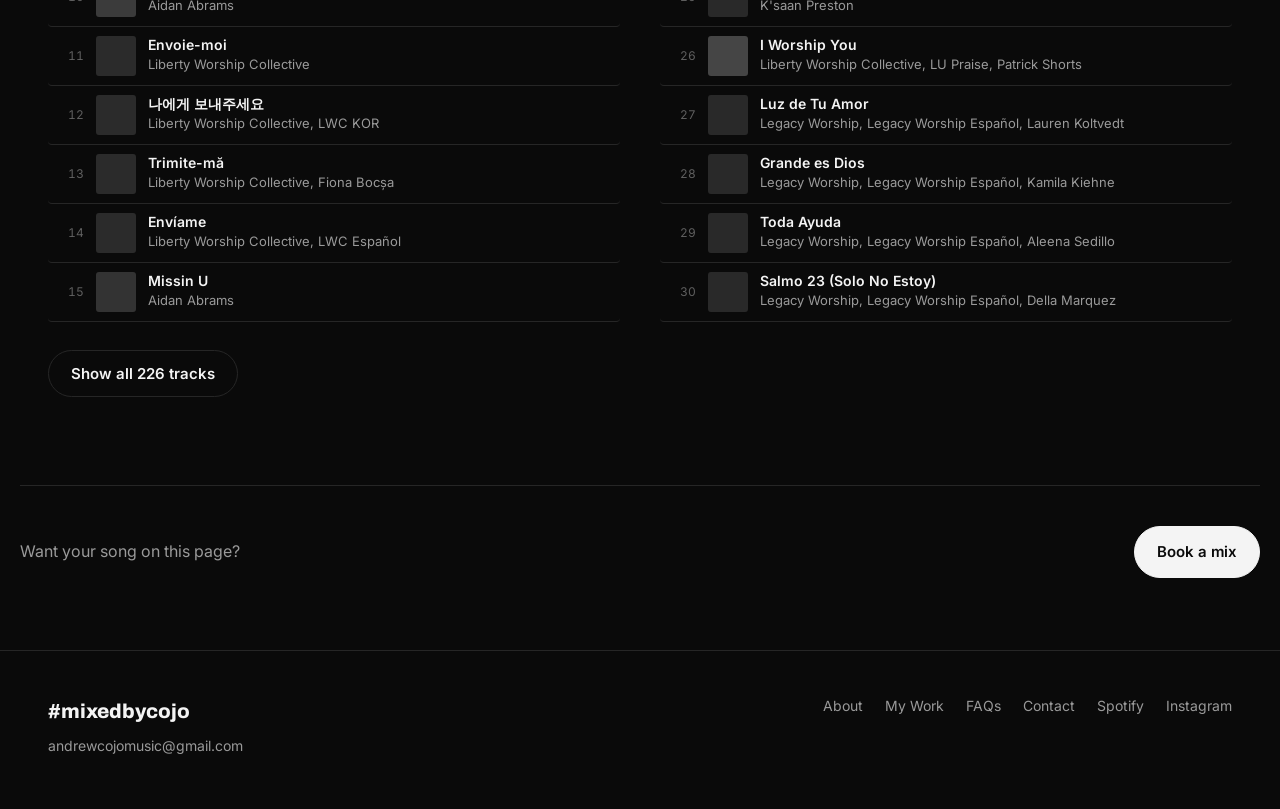
<file: work/index.html>
<!DOCTYPE html>
<html lang="en">
<head>
<meta charset="utf-8">
<meta name="viewport" content="width=device-width, initial-scale=1">
<title>My Work · Andrew Cojo</title>
<meta name="description" content="Every released song Andrew Cojo has mixed, with links to listen on Spotify.">
<link rel="canonical" href="https://andrewcojo.com/work/">
<meta property="og:type" content="website">
<meta property="og:site_name" content="Andrew Cojo">
<meta property="og:title" content="My Work · Andrew Cojo">
<meta property="og:description" content="Every released song Andrew Cojo has mixed, with links to listen on Spotify.">
<meta property="og:url" content="https://andrewcojo.com/work/">
<meta property="og:image" content="https://andrewcojo.com/assets/og-image.jpg">
<meta property="og:image:width" content="1200">
<meta property="og:image:height" content="630">
<meta name="twitter:card" content="summary_large_image">
<meta name="theme-color" content="#0a0a0a">
<link rel="icon" href="../favicon.ico" sizes="any">
<link rel="icon" href="../assets/favicon-32.png" sizes="32x32" type="image/png">
<link rel="icon" href="../assets/favicon-16.png" sizes="16x16" type="image/png">
<link rel="icon" href="../assets/favicon.svg" type="image/svg+xml">
<link rel="apple-touch-icon" href="../assets/apple-touch-icon.png">
<link rel="preconnect" href="https://fonts.googleapis.com">
<link rel="preconnect" href="https://fonts.gstatic.com" crossorigin>
<link href="https://fonts.googleapis.com/css2?family=Archivo:wght@500;700;800;900&family=Inter:wght@400;500;600&display=swap" rel="stylesheet">
<link rel="stylesheet" href="../assets/style.css?v=3">
</head>
<body data-root="../">
<a class="skip" href="#main">Skip to Content</a>

<header>
  <div class="wrap bar">
    <a class="logo" href="../">ANDREW COJO</a>
    <button class="menu-btn" aria-expanded="false" aria-controls="nav">Menu</button>
    <nav id="nav" aria-label="Main">
      <ul>
        <li><a href="../">About</a></li>
        <li><a href="../work/" aria-current="page">My Work</a></li>
        <li><a href="../faqs/">FAQs</a></li>
        <li><a href="https://open.spotify.com/playlist/5nU3I9a7Kb8S5pNXCWQ0wQ" target="_blank" rel="noopener">Listen</a></li>
        <li><a href="https://www.instagram.com/whoisandrewcojo/" target="_blank" rel="noopener">Instagram</a></li>
        <li><a href="../contact/">Contact</a></li>
      </ul>
    </nav>
  </div>
</header>

<main id="main">
  <div class="wrap">
    <div class="work-head">
      <div>
        <h1>My Work</h1>
        <p>Everything I've mixed that's out now. Tap a cover to listen on Spotify.</p>
      </div>
      <div class="work-tools">
        <label class="search" aria-label="Search songs and artists">
          <svg viewBox="0 0 24 24" fill="none" stroke="currentColor" stroke-width="2"><circle cx="11" cy="11" r="7"/><path d="m20 20-3.5-3.5"/></svg>
          <input id="q" type="search" placeholder="Search songs or artists">
        </label>
        <a class="btn ghost" href="https://open.spotify.com/playlist/5nU3I9a7Kb8S5pNXCWQ0wQ" target="_blank" rel="noopener">Listen on Spotify</a>
      </div>
    </div>
    <p class="count" id="count"></p>
    <div class="grid" id="grid"></div>
    <div class="empty" id="empty">No releases match that. Check the track list below.</div>
  </div>

  <div class="tracklist-sec">
    <div class="wrap">
      <div class="tl-head">
        <h2>All <span class="trackCount">235</span> tracks</h2>
        <a class="textlink" href="https://open.spotify.com/playlist/5nU3I9a7Kb8S5pNXCWQ0wQ" target="_blank" rel="noopener">Open the playlist on Spotify →</a>
      </div>
      <ol class="tl" id="tl"></ol>
      <button class="btn ghost" id="tlMore" type="button">Show all tracks</button>
    </div>
  </div>

  <div class="wrap work-foot">
    <p>Want your song on this page?</p>
    <a class="btn solid" href="../contact/">Book a mix</a>
  </div>
</main>

<footer>
  <div class="wrap foot">
    <div>
      <div class="hash">#mixedbycojo</div>
      <div style="margin-top:8px"><a href="mailto:andrewcojomusic@gmail.com?subject=Music%20Inquiry">andrewcojomusic@gmail.com</a></div>
    </div>
    <ul>
      <li><a href="../">About</a></li>
      <li><a href="../work/">My Work</a></li>
      <li><a href="../faqs/">FAQs</a></li>
      <li><a href="../contact/">Contact</a></li>
      <li><a href="https://open.spotify.com/playlist/5nU3I9a7Kb8S5pNXCWQ0wQ" target="_blank" rel="noopener">Spotify</a></li>
      <li><a href="https://www.instagram.com/whoisandrewcojo/" target="_blank" rel="noopener">Instagram</a></li>
    </ul>
  </div>
</footer>
<script src="../assets/site.js?v=3" defer></script>
</body>
</html>
</file>
<file: assets/style.css>
/* Andrew Cojo · site styles */
:root{
  --bg:#0a0a0a; --bg-a:rgba(10,10,10,.88); --bg2:#141414; --card:#191919; --line:#262626;
  --ink:#f4f4f4; --ink2:#d4d4d4; --muted:#9a9a9a; --dim:#5f5f5f; --tile-l:22%;
}
:root{--display:'Archivo',system-ui,sans-serif;--body:'Inter',system-ui,sans-serif}
*{box-sizing:border-box;margin:0;padding:0}
html{scroll-behavior:smooth}
body{background:var(--bg);color:var(--ink);font-family:var(--body);font-size:16px;line-height:1.6;-webkit-font-smoothing:antialiased;}
a{color:inherit}
img{display:block;max-width:100%}
.wrap{max-width:1240px;margin:0 auto;padding:0 28px}
.skip{position:absolute;left:-999px}.skip:focus{left:12px;top:12px;background:var(--ink);color:var(--bg);padding:8px 12px;z-index:99}
h1,h2,h3{font-family:var(--display);line-height:1.02;letter-spacing:-.015em}
.eyebrow{font-size:12px;letter-spacing:.2em;text-transform:uppercase;color:var(--muted);font-weight:600}

/* header */
header{position:sticky;top:0;z-index:50;background:var(--bg-a);backdrop-filter:blur(10px);border-bottom:1px solid var(--line)}
.bar{display:flex;align-items:center;justify-content:space-between;height:68px}
.logo{font-family:var(--display);font-weight:900;letter-spacing:.14em;font-size:19px;text-decoration:none}
nav ul{display:flex;gap:28px;list-style:none;align-items:center}
nav a{text-decoration:none;font-size:13px;letter-spacing:.08em;text-transform:uppercase;color:var(--muted);transition:color .15s}
nav a:hover,nav a[aria-current="page"]{color:var(--ink)}
.menu-btn{display:none;background:none;border:1px solid var(--line);color:var(--ink);padding:8px 12px;border-radius:6px;font:inherit;font-size:12px;letter-spacing:.1em;text-transform:uppercase;cursor:pointer}
@media (max-width:820px){
  .menu-btn{display:block}
  nav{position:absolute;top:68px;left:0;right:0;background:var(--bg);border-bottom:1px solid var(--line);display:none}
  nav.open{display:block}
  nav ul{flex-direction:column;align-items:flex-start;gap:0;padding:8px 28px 20px}
  nav li{width:100%}nav a{display:block;padding:12px 0;font-size:14px}
}

/* buttons */
.btn{display:inline-flex;align-items:center;gap:10px;text-decoration:none;font-weight:600;font-size:15px;padding:13px 22px;border-radius:999px;border:1px solid var(--ink);background:none;color:var(--ink);cursor:pointer;font-family:var(--body);transition:background .15s,color .15s,transform .15s}
.btn:hover{transform:translateY(-1px)}
.btn.solid{background:var(--ink);color:var(--bg)}
.btn.ghost{border-color:var(--line)}
.btn.ghost:hover{border-color:var(--ink)}
.btn svg{width:18px;height:18px;flex:none}
.cta-row{display:flex;gap:12px;flex-wrap:wrap}
.textlink{font-size:14px;font-weight:600;text-decoration:none;border-bottom:1px solid var(--line);padding-bottom:2px}
.textlink:hover{border-color:var(--ink)}

/* covers (shared) */
.cover{aspect-ratio:1;border-radius:4px;overflow:hidden;position:relative}
.cover img{position:relative;width:100%;height:100%;object-fit:cover;transition:transform .35s}
.cover .tile{position:absolute;inset:0;padding:12px;display:flex;flex-direction:column;justify-content:flex-end;font-family:var(--display);font-weight:800;font-size:16px;line-height:1.1;color:var(--ink)}
.cover .tile small{font-family:var(--body);font-weight:500;font-size:10px;letter-spacing:.14em;text-transform:uppercase;color:var(--muted);margin-top:5px}
.play{position:absolute;right:10px;bottom:10px;width:42px;height:42px;border-radius:50%;background:var(--ink);color:var(--bg);display:grid;place-items:center;opacity:0;transform:translateY(6px);transition:opacity .2s,transform .2s;box-shadow:0 6px 18px rgba(0,0,0,.35)}
.play svg{width:17px;height:17px;margin-left:2px}
.rel a{text-decoration:none;display:block}
.rel a:hover .play,.rel a:focus-visible .play{opacity:1;transform:none}
.rel a:hover img{transform:scale(1.04)}
.meta{padding-top:10px}
.meta .t{font-weight:600;font-size:14px;line-height:1.3}
.meta .a{color:var(--muted);font-size:13px}

/* ABOUT / HOME */
.hero{padding:80px 0 56px}
.hero h1{font-size:clamp(46px,8.6vw,118px);font-weight:900;text-transform:uppercase}
.hero h1 span{color:var(--dim)}
.recent{padding-bottom:88px}
.sec-head{display:flex;justify-content:space-between;align-items:baseline;gap:16px;margin-bottom:20px}
.recent-grid{display:grid;grid-template-columns:repeat(6,1fr);gap:16px}
@media (max-width:900px){.recent-grid{grid-template-columns:repeat(3,1fr)}}
.about-grid{display:grid;grid-template-columns:.9fr 1.1fr;gap:64px;align-items:center;padding:0 0 104px;border-top:1px solid var(--line);padding-top:88px}
.portrait{aspect-ratio:4/5;border-radius:4px;overflow:hidden;background:var(--card);position:relative}
.portrait img{position:relative;width:100%;height:100%;object-fit:cover;object-position:50% 30%}
.portrait .ph{position:absolute;inset:0;display:grid;place-items:center;font-family:var(--display);font-weight:900;font-size:88px;color:var(--line);letter-spacing:.06em}
.about-copy h2{font-size:clamp(30px,3.6vw,44px);font-weight:800;margin:12px 0 24px}
.about-copy p{color:var(--ink2);font-size:18px;margin-bottom:18px;max-width:54ch}
.about-copy .cta-row{margin-top:30px}
@media (max-width:860px){.about-grid{grid-template-columns:1fr;gap:36px;padding-top:56px}}

/* WORK */
.work-head{padding:48px 0 28px;display:flex;justify-content:space-between;align-items:end;gap:24px;flex-wrap:wrap;border-bottom:1px solid var(--line)}
.work-head h1{font-size:clamp(36px,4.6vw,56px);font-weight:900;text-transform:uppercase}
.work-head p{color:var(--muted);font-size:15px;margin-top:8px}
.work-tools{display:flex;gap:12px;align-items:center;flex-wrap:wrap}
.search{display:flex;align-items:center;gap:8px;border:1px solid var(--line);border-radius:999px;padding:11px 18px;width:300px;max-width:100%;background:var(--bg)}
.search:focus-within{border-color:var(--ink)}
.search input{background:none;border:0;outline:0;color:var(--ink);font:inherit;font-size:14px;width:100%}
.search input::placeholder{color:var(--dim)}
.search svg{width:16px;height:16px;color:var(--dim);flex:none}
.count{font-size:13px;color:var(--dim);padding:18px 0 0}
.grid{display:grid;grid-template-columns:repeat(auto-fill,minmax(176px,1fr));gap:28px 18px;padding:18px 0 72px}
.empty{padding:40px 0 72px;color:var(--muted);display:none}

.tracklist-sec{border-top:1px solid var(--line);padding:56px 0 88px}
.tl-head{display:flex;justify-content:space-between;align-items:baseline;gap:20px;flex-wrap:wrap;margin-bottom:22px}
.tl-head h2{font-size:clamp(24px,2.8vw,32px);font-weight:800;text-transform:uppercase}
.tl{list-style:none;columns:2;column-gap:40px;margin-bottom:28px}
.tl li{break-inside:avoid}
.tl a{display:grid;grid-template-columns:28px 40px 1fr auto;gap:12px;align-items:center;padding:9px 8px;border-radius:4px;text-decoration:none;border-bottom:1px solid var(--line)}
.tl a:hover{background:var(--bg2)}
.tl .n{color:var(--dim);font-size:12px;font-variant-numeric:tabular-nums;text-align:right}
.tl .th{width:40px;height:40px;border-radius:3px;overflow:hidden;display:block}
.tl .th img{width:100%;height:100%;object-fit:cover}
.tl .tt{font-weight:600;font-size:14px;line-height:1.3;display:block}
.tl .ta{color:var(--muted);font-size:13px;display:block}
.tl .go{opacity:0;transition:opacity .15s}.tl .go svg{width:14px;height:14px}
.tl a:hover .go{opacity:1}
.tl li.hide{display:none}
@media (max-width:760px){.tl{columns:1}.search{width:100%}.work-tools{width:100%}}
.work-foot{border-top:1px solid var(--line);padding:40px 0 72px;display:flex;justify-content:space-between;align-items:center;gap:16px;flex-wrap:wrap}
.work-foot p{color:var(--muted)}

/* FAQ */
.page-head{padding:72px 0 28px}
.page-head h1{font-size:clamp(44px,7vw,92px);font-weight:900;text-transform:uppercase}
.faq{max-width:820px;padding-bottom:96px}
details{border-bottom:1px solid var(--line)}
summary{list-style:none;cursor:pointer;padding:22px 0;display:flex;justify-content:space-between;gap:20px;font-family:var(--display);font-weight:700;font-size:20px}
summary::-webkit-details-marker{display:none}
summary::after{content:"+";color:var(--muted);font-weight:400;font-size:26px;line-height:1}
details[open] summary::after{content:"–"}
details p{color:var(--ink2);padding:0 0 22px;max-width:66ch}

/* GUIDELINES */
.guide{max-width:860px;padding-top:56px;padding-bottom:96px}
.guide .back{margin-bottom:28px}
.guide h1{font-size:clamp(34px,5vw,60px);font-weight:900;text-transform:uppercase;margin-bottom:40px}
.guide h4{font-family:var(--display);font-weight:800;font-size:15px;letter-spacing:.12em;margin:40px 0 14px;padding-top:24px;border-top:1px solid var(--line)}
.guide h4.closing{letter-spacing:0;font-size:22px;text-transform:none}
.guide ul{padding-left:22px}
.guide li{color:var(--ink2);margin:8px 0}
.guide li::marker{color:var(--dim)}
.guide ul ul{margin-top:6px}
.guide .ps{color:var(--muted);margin-top:12px;max-width:70ch}
.faq a{text-decoration:underline;text-underline-offset:3px}

/* CONTACT */
.contact-grid{display:grid;grid-template-columns:.9fr 1.1fr;gap:56px;padding:12px 0 96px}
.contact-grid > div > p{color:var(--ink2);font-size:18px;max-width:42ch}
.direct{margin-top:28px;display:flex;flex-direction:column;gap:8px}
form{display:grid;gap:16px}
.row2{display:grid;grid-template-columns:1fr 1fr;gap:16px}
label{font-size:13px;color:var(--muted);letter-spacing:.04em;display:grid;gap:6px}
input,textarea{background:var(--bg2);border:1px solid var(--line);border-radius:6px;color:var(--ink);font:inherit;padding:12px 14px}
input:focus,textarea:focus{outline:2px solid var(--ink);outline-offset:1px}
.search input,.search input:focus{outline:none;padding:0;border:0;border-radius:0;background:none}
textarea{min-height:150px;resize:vertical}
.form-msg{font-size:14px;min-height:20px}
@media (max-width:860px){.contact-grid{grid-template-columns:1fr}.row2{grid-template-columns:1fr}}

footer{border-top:1px solid var(--line);padding:44px 0 52px;color:var(--muted);font-size:14px}
.foot{display:flex;justify-content:space-between;gap:28px;flex-wrap:wrap;align-items:flex-start}
.foot .hash{font-family:var(--display);font-weight:800;color:var(--ink);font-size:20px}
.foot ul{list-style:none;display:flex;gap:22px;flex-wrap:wrap}
.foot a{text-decoration:none}.foot a:hover{color:var(--ink)}

.form-msg.ok{color:var(--ink)}
.form-msg.err{color:#ff8f8f}
.hp{position:absolute;left:-9999px;width:1px;height:1px;overflow:hidden}
button[disabled]{opacity:.6;cursor:wait}
.notfound{padding:120px 0 140px}
.notfound h1{font-size:clamp(44px,7vw,92px);font-weight:900;text-transform:uppercase;margin-bottom:18px}
.notfound p{color:var(--ink2);font-size:18px;margin-bottom:28px;max-width:48ch}
@media (max-width:600px){
  .grid{grid-template-columns:repeat(2,1fr);gap:22px 12px}
  .cover .tile{font-size:14px;padding:10px}
  .meta .t{font-size:13px}.meta .a{font-size:12px}
}

/* "Spotify app didn't open?" bar (desktop) */
.app-bar{position:fixed;left:50%;bottom:24px;transform:translate(-50%,20px);opacity:0;pointer-events:none;z-index:90;display:flex;align-items:center;gap:16px;background:var(--ink);color:var(--bg);padding:12px 12px 12px 20px;border-radius:999px;font-size:14px;box-shadow:0 10px 30px rgba(0,0,0,.4);transition:opacity .2s,transform .2s;white-space:nowrap}
.app-bar.show{opacity:1;transform:translate(-50%,0);pointer-events:auto}
.app-bar a{font-weight:600;text-decoration:underline;text-underline-offset:3px}
.app-bar button{background:none;border:0;color:inherit;font-size:20px;line-height:1;cursor:pointer;padding:2px 8px;opacity:.6}
.app-bar button:hover{opacity:1}
</file>
